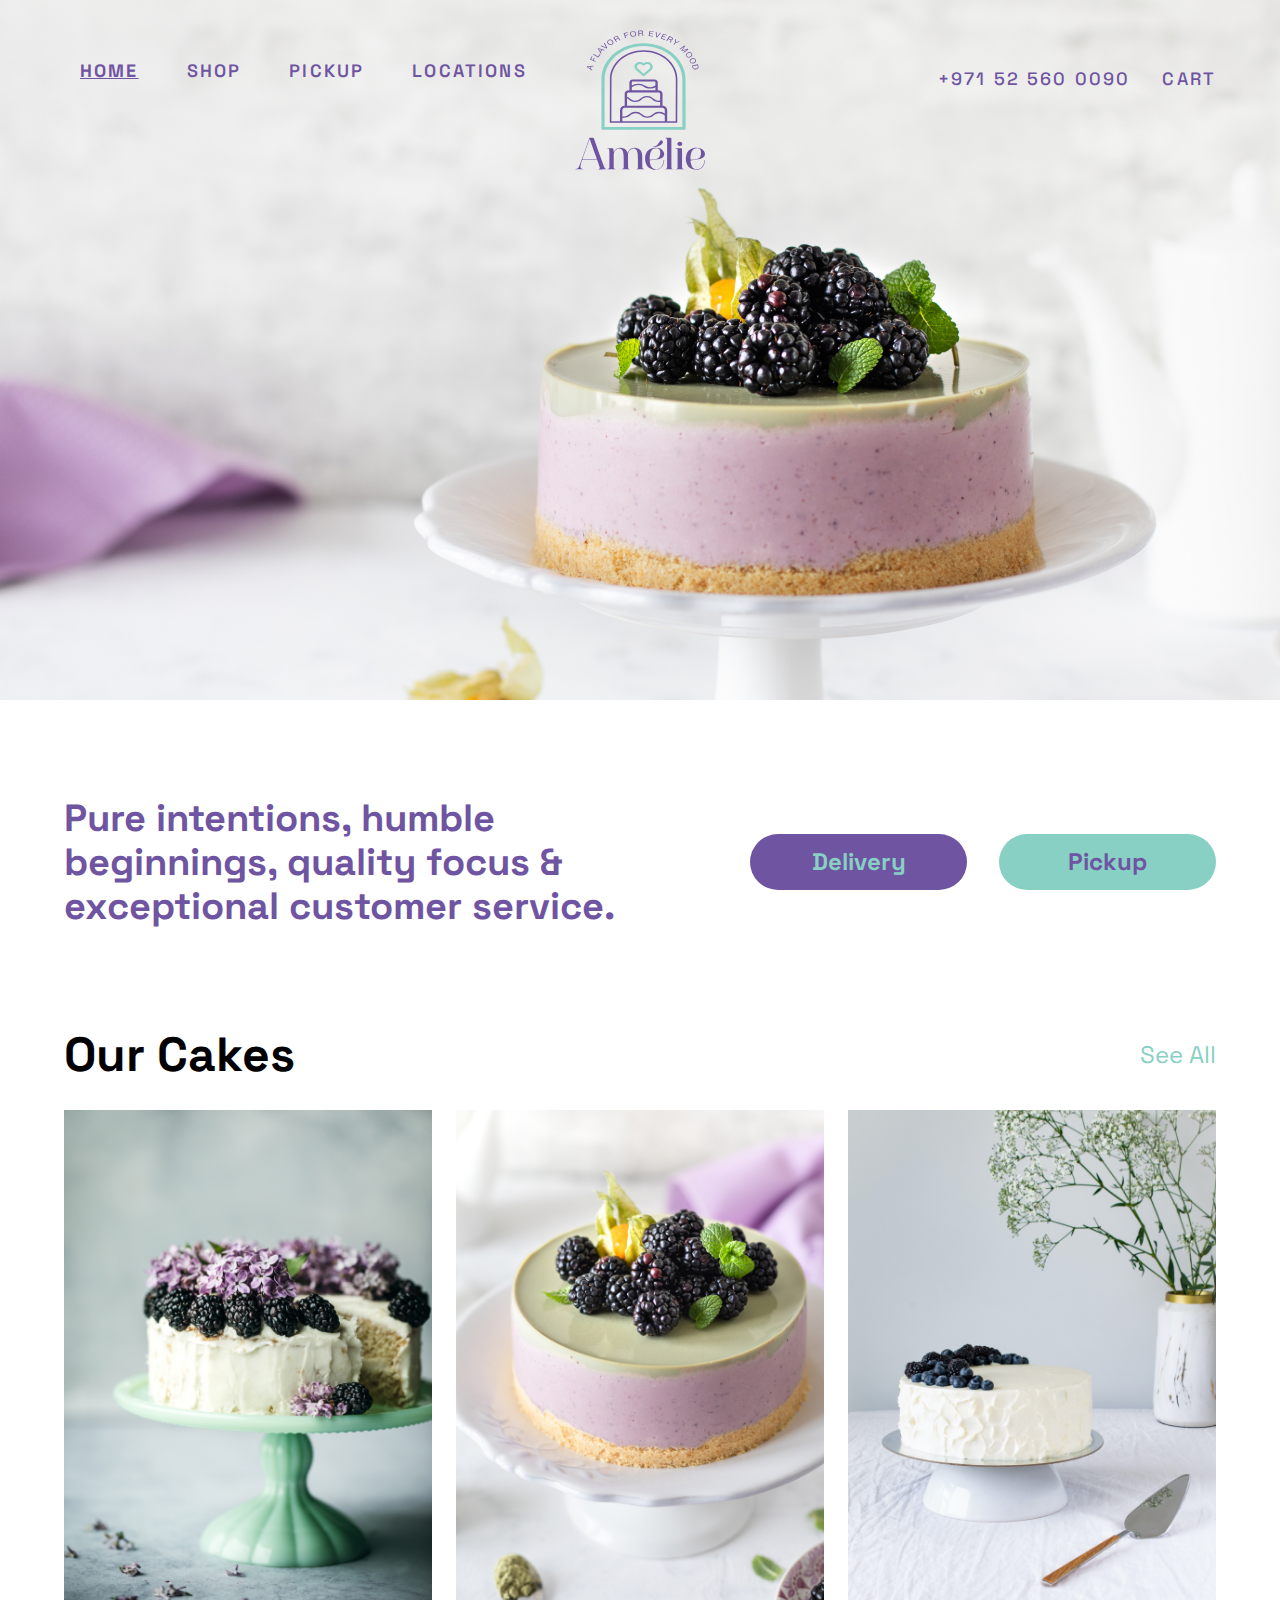
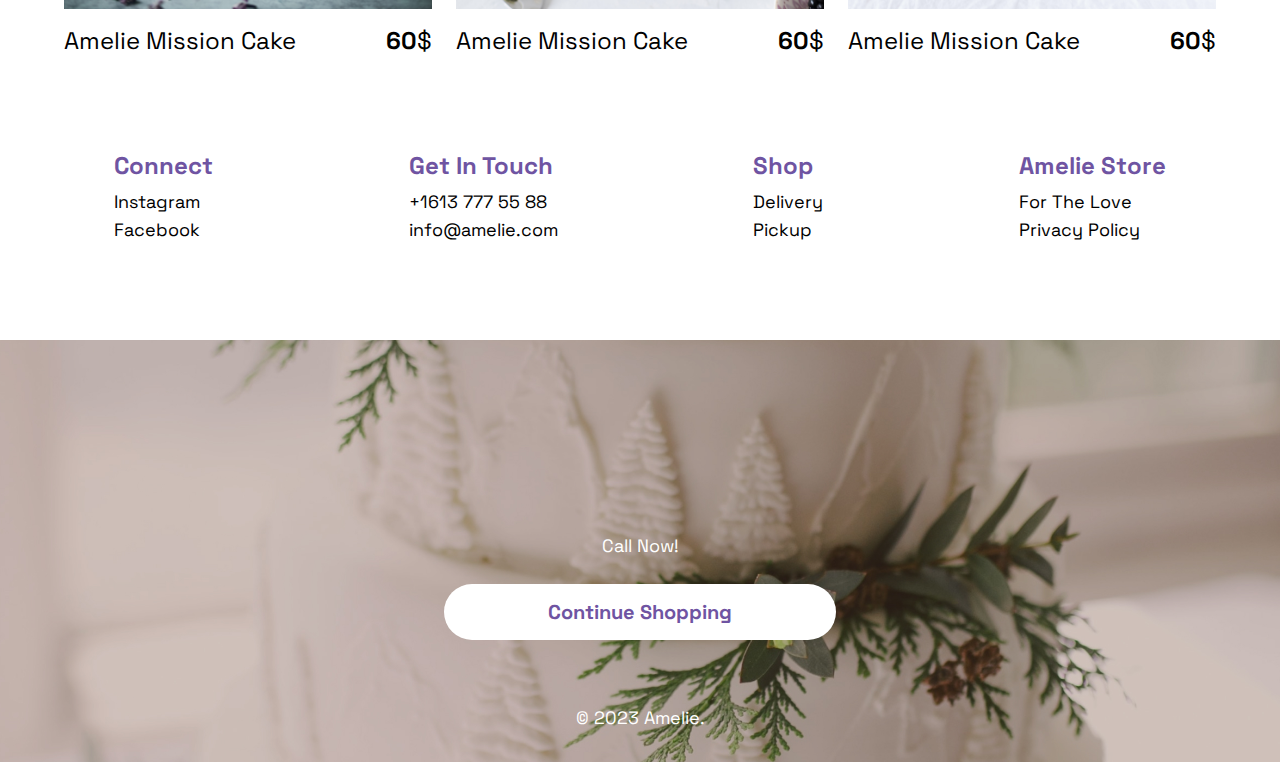
<file: index.html>
<!DOCTYPE html>
<html lang="en">
<head>
  <!-- Basic page requirements and meta tags -->
  <meta charset="UTF-8">
  <meta name="viewport" content="width=device-width, initial-scale=1.0">
  <title>Amelie Cakes</title>

  <!-- External CSS and Fonts -->
  <link href="https://fonts.googleapis.com/css2?family=Space+Grotesk:wght@300;400;500;600;700&display=swap" rel="stylesheet">
  <link rel="stylesheet" href="https://yarnpkg.com/en/package/normalize.css">
  <link rel="stylesheet" href="css/style.css">
</head>
<body>

  <!-- Accessibility Skip Links -->
  <a href="#maincontent" class="skip-link">Skip to main content</a>
  <a href="#navigation" class="skip-link">Skip to navigation</a>

  <!-- Main Wrapper for the entire page content -->
  <div id="wrapper">
    <!-- Page Header -->
    <header class="header absolute">
      <!-- Header Navigation -->
      <div class="header-navigation">
        <!-- Hamburger Menu for Mobile Navigation -->
        <button aria-label="Main menu" aria-controls="navigation" aria-expanded="false" id="menu-button">
          <span class="hamburger-icon"></span>
        </button>
        <!-- Main Navigation Menu -->
        <nav id="navigation" class="hidden">
          <ul>
            <li><a class="active" href="index.html">Home</a></li>
            <li><a href="shop.html">Shop</a></li>
            <li><a href="pickup.html">Pickup</a></li>
            <li><a href="locations.html">Locations</a></li>
          </ul>
        </nav>
      </div>
      <!-- Logo -->
      <strong class="logo">
        <a href="/" title="Home">
          <img src="images/logo.svg" alt="Amelie Cakes" width="99" height="108">
        </a>
      </strong>
      <!-- Header Contact Links -->
      <div class="header-contact">
        <a href="tel:+971525600090" class="phone-link" aria-label="Call us at +971 52 560 0090">+971 52 560 0090</a>
        <a href="/cart" class="cart-link" aria-label="View your shopping cart">Cart</a>
      </div>
    </header>

    <!-- Main content area -->
    <main id="maincontent">
      <!-- Hero Section with banner image -->
      <section class="hero" aria-labelledby="hero-heading">
        <h2 id="hero-heading" class="visually-hidden">Featured Cakes</h2>
        <picture class="full-width">
          <source srcset="images/amelie-cake-banner-1366x700.jpg" media="(min-width: 768px)">
          <source srcset="images/amelie-cake-banner-390x526.jpg">
          <img src="images/amelie-cake-banner-1366x700.jpg" alt="Feature cake image" aria-label="Featured cake">
        </picture>
      </section>

      <!-- Content Section -->
      <section class="content" aria-labelledby="main-heading">
        <h1 id="main-heading">Pure intentions, humble beginnings, quality focus & exceptional customer service.</h1>
        <div class="buttons">
          <a href="delivery.html" class="button" role="button" aria-pressed="false">Delivery</a>
          <a href="pickup.html" class="button reverse-color" role="button" aria-pressed="false">Pickup</a>
        </div>
      </section>

      <!-- Our Cakes Section -->
      <section class="our-cakes" aria-labelledby="cakes-heading">
        <div class="cakes-header">
          <h2 id="cakes-heading">Our Cakes</h2>
          <a href="catalog.html" class="see-all-link" aria-label="View Full Catalog">See All</a>
        </div>
        <!-- List of Cakes -->
        <div class="cake-list scroll" role="list">
          <!-- Individual Cake Item -->
          <article class="cake-item" itemscope itemtype="http://schema.org/Product" aria-labelledby="cake1-heading">
            <a href="catalog/cake1.html" itemprop="url">
              <!-- Cake Image -->
              <picture>
                <source srcset="images/amelie-cake-product1-396x537@2x.jpg, images/amelie-cake-product1-396x537@4x.jpg 2x" media="(min-width: 768px)">
                <source srcset="images/amelie-cake-product1-163x210@2x.jpg, images/amelie-cake-product1-163x210@4x.jpg 2x">
                <img src="images/amelie-cake-product1-396x537@2x.jpg" alt="Amelie Mission Cake" itemprop="image">
              </picture>
              <!-- Cake Info -->
              <div class="cake-info">
                <h3 id="cake1-heading" class="cake-title" itemprop="name">Amelie Mission Cake</h3>
                <p class="cake-price" itemprop="offers" itemscope itemtype="http://schema.org/Offer"><b itemprop="price">60</b>$</p>
              </div>
            </a>
          </article>
          <!-- Individual Cake Item -->
          <article class="cake-item" itemscope itemtype="http://schema.org/Product" aria-labelledby="cake2-heading">
            <a href="catalog/cake2.html" itemprop="url">
              <!-- Cake Image -->
              <picture>
                <source srcset="images/amelie-cake-product2-396x537@2x.jpg, images/amelie-cake-product2-396x537@4x.jpg 2x" media="(min-width: 768px)">
                <source srcset="images/amelie-cake-product2-163x210@2x.jpg, images/amelie-cake-product2-163x210@4x.jpg 2x">
                <img src="images/amelie-cake-product2-396x537@2x.jpg" alt="Amelie Mission Cake" itemprop="image">
              </picture>
              <!-- Cake Info -->
              <div class="cake-info">
                <h3 id="cake2-heading" class="cake-title" itemprop="name">Amelie Mission Cake</h3>
                <p class="cake-price" itemprop="offers" itemscope itemtype="http://schema.org/Offer"><b itemprop="price">60</b>$</p>
              </div>
            </a>
          </article>
          <!-- Individual Cake Item -->
          <article class="cake-item" itemscope itemtype="http://schema.org/Product" aria-labelledby="cake3-heading">
            <a href="catalog/cake3.html" itemprop="url">
              <!-- Cake Image -->
              <picture>
                <source srcset="images/amelie-cake-product3-396x537@2x.jpg, images/amelie-cake-product3-396x537@4x.jpg 2x" media="(min-width: 768px)">
                <source srcset="images/amelie-cake-product3-163x210@2x.jpg, images/amelie-cake-product3-163x210@4x.jpg 2x">
                <img src="images/amelie-cake-product3-396x537@2x.jpg" alt="Amelie Mission Cake" itemprop="image">
              </picture>
              <!-- Cake Info -->
              <div class="cake-info">
                <h3 id="cake3-heading" class="cake-title" itemprop="name">Amelie Mission Cake</h3>
                <p class="cake-price" itemprop="offers" itemscope itemtype="http://schema.org/Offer"><b itemprop="price">60</b>$</p>
              </div>
            </a>
          </article>
        </div>
      </section>
    </main>

    <!-- Footer with additional links and information -->
    <footer class="footer" aria-label="Footer">
      <!-- Footer Columns for different sections -->
      <div class="footer-column">
        <h2 class="footer-heading">Connect</h2>
        <ul>
          <li><a href="https://www.instagram.com" target="_blank" rel="noopener">Instagram</a></li>
          <li><a href="https://www.facebook.com" target="_blank" rel="noopener">Facebook</a></li>
        </ul>
      </div>
      <div class="footer-column">
        <h2 class="footer-heading">Get In Touch</h2>
        <ul>
          <li><a href="tel:+16137775588">+1613 777 55 88</a></li>
          <li><a href="mailto:info@amelie.com">info@amelie.com</a></li>
        </ul>
      </div>
      <div class="footer-column">
        <h2 class="footer-heading">Shop</h2>
        <ul>
          <li><a href="/delivery">Delivery</a></li>
          <li><a href="/pickup">Pickup</a></li>
        </ul>
      </div>
      <div class="footer-column">
        <h2 class="footer-heading">Amelie Store</h2>
        <ul>
          <li><a href="/love">For The Love</a></li>
          <li><a href="/privacy">Privacy Policy</a></li>
        </ul>
      </div>
      <div class="footer-credits">
        <!-- Footer Credits and Call to Action -->
        <picture class="full-width">
          <source srcset="images/amelie-cake-footer-1366x422.jpg" media="(min-width: 768px)">
          <source srcset="images/amelie-cake-footer-390x433.jpg">
          <img src="images/amelie-cake-footer-1366x422.jpg" alt="Feature cake image" aria-label="Featured cake">
        </picture>
        <p>Call Now!</p>
        <a href="#" class="button white-color">Continue Shopping</a>
        <p class="copyright">&copy; 2023 Amelie.</p>
      </div>
    </footer>  
  </div>

</body>
</html>
</file>
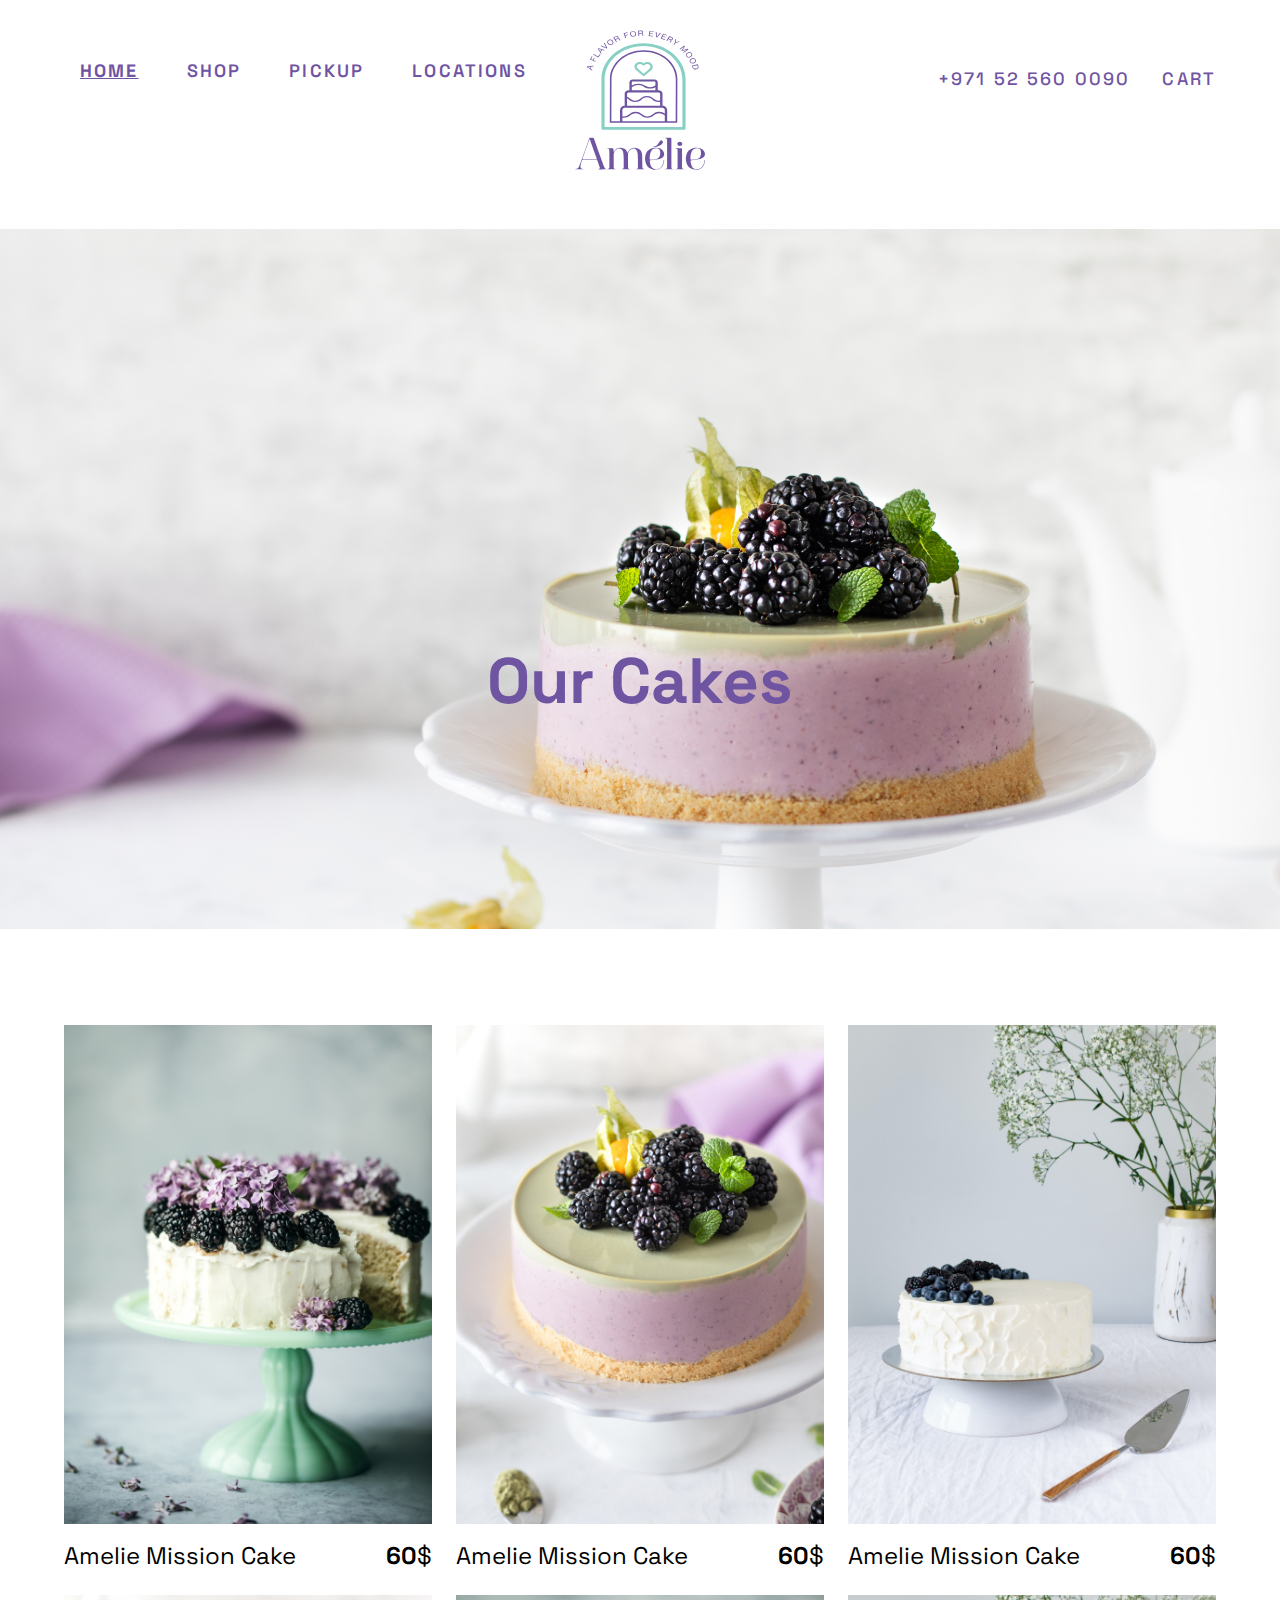
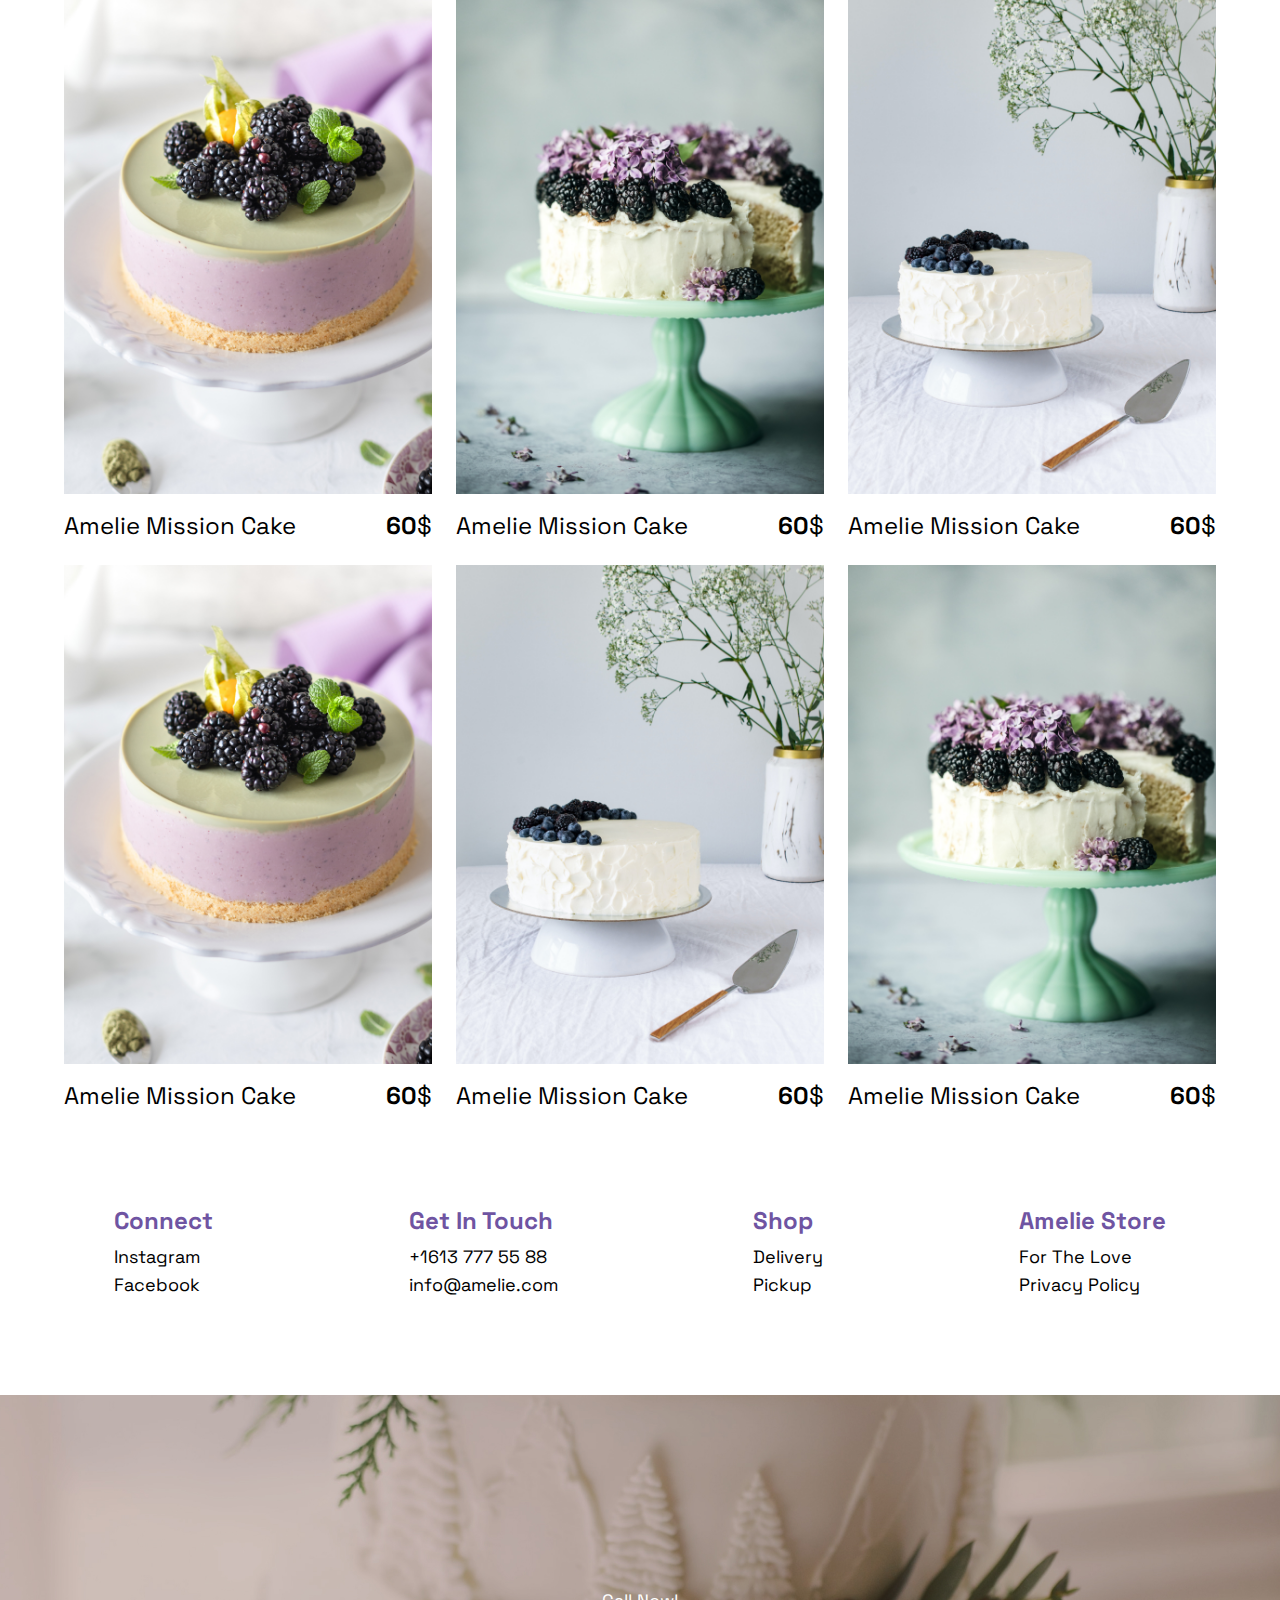
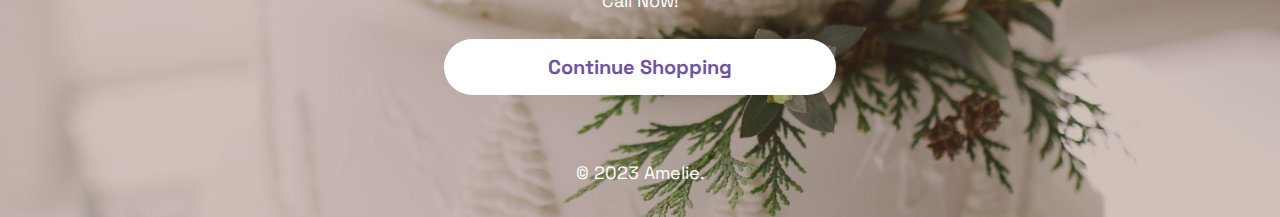
<file: catalog.html>
<!DOCTYPE html>
<html lang="en">
<head>
  <!-- Basic Meta Tags -->
  <meta charset="UTF-8">
  <meta name="viewport" content="width=device-width, initial-scale=1.0">
  <title>Midterm</title>

  <!-- External CSS and Font Links -->
  <link href="https://fonts.googleapis.com/css2?family=Space+Grotesk:wght@300;400;500;600;700&display=swap" rel="stylesheet">
  <link rel="stylesheet" href="https://yarnpkg.com/en/package/normalize.css">
  <link rel="stylesheet" href="css/style.css">
</head>
<body>

  <!-- Accessibility Skip Links -->
  <a href="#maincontent" class="skip-link">Skip to main content</a>
  <a href="#navigation" class="skip-link">Skip to navigation</a>

  <!-- Main Wrapper -->
  <div id="wrapper">
    <!-- Header Section -->
    <header class="header">
      <!-- Navigation Bar -->
      <div class="header-navigation">
        <!-- Menu Button for Mobile -->
        <button aria-label="Main menu" aria-controls="navigation" aria-expanded="false" id="menu-button">
          <span class="hamburger-icon"></span>
        </button>
        <!-- Main Navigation Menu -->
        <nav id="navigation" class="hidden">
          <ul>
            <li><a class="active" href="index.html">Home</a></li>
            <li><a href="shop.html">Shop</a></li>
            <li><a href="pickup.html">Pickup</a></li>
            <li><a href="locations.html">Locations</a></li>
          </ul>
        </nav>
      </div>
      <!-- Logo -->
      <strong class="logo">
        <a href="/" title="Home">
          <img src="images/logo.svg" alt="Amelie Cakes" width="99" height="108">
        </a>
      </strong>
      <!-- Contact Links -->
      <div class="header-contact">
        <a href="tel:+971525600090" class="phone-link" aria-label="Call us at +971 52 560 0090">+971 52 560 0090</a>
        <a href="/cart" class="cart-link" aria-label="View your shopping cart">Cart</a>
      </div>
    </header>

    <main id="maincontent">
      <!-- Hero Section -->
      <section class="hero" aria-labelledby="hero-heading">
        <h2 id="hero-heading">Our Cakes</h2>
        <!-- Hero Image with Responsive Sources -->
        <picture class="full-width">
          <source srcset="images/amelie-cake-banner-1366x700.jpg" media="(min-width: 768px)">
          <source srcset="images/amelie-cake-banner-390x526.jpg">
          <img src="images/amelie-cake-banner-1366x700.jpg" alt="Feature cake image" aria-label="Featured cake">
        </picture>
      </section>  
    
      <!-- Our Cakes Section -->
      <section class="our-cakes">
        <!-- List of Cakes -->
        <div class="cake-list" role="list">
          <!-- Individual Cake Item -->
          <article class="cake-item" itemscope itemtype="http://schema.org/Product" aria-labelledby="cake1-heading">
            <!-- Link to Cake Detail Page -->
            <a href="catalog/cake1.html" itemprop="url">
              <!-- Cake Image with Responsive Sources -->
              <picture>
                <source srcset="images/amelie-cake-product1-396x537@2x.jpg, images/amelie-cake-product1-396x537@4x.jpg 2x" media="(min-width: 768px)">
                <source srcset="images/amelie-cake-product1-163x210@2x.jpg, images/amelie-cake-product1-163x210@4x.jpg 2x">
                <img src="images/amelie-cake-product1-396x537@2x.jpg" alt="Amelie Mission Cake" itemprop="image">
              </picture>
              <!-- Cake Information -->
              <div class="cake-info">
                <h3 id="cake1-heading" class="cake-title" itemprop="name">Amelie Mission Cake</h3>
                <p class="cake-price" itemprop="offers" itemscope itemtype="http://schema.org/Offer"><b itemprop="price">60</b>$</p>
              </div>
            </a>
          </article>
          <!-- Individual Cake Item -->
          <article class="cake-item" itemscope itemtype="http://schema.org/Product" aria-labelledby="cake2-heading">
            <!-- Link to Cake Detail Page -->
            <a href="catalog/cake2.html" itemprop="url">
              <!-- Cake Image with Responsive Sources -->
              <picture>
                <source srcset="images/amelie-cake-product2-396x537@2x.jpg, images/amelie-cake-product2-396x537@4x.jpg 2x" media="(min-width: 768px)">
                <source srcset="images/amelie-cake-product2-163x210@2x.jpg, images/amelie-cake-product2-163x210@4x.jpg 2x">
                <img src="images/amelie-cake-product2-396x537@2x.jpg" alt="Amelie Mission Cake" itemprop="image">
              </picture>
              <!-- Cake Information -->
              <div class="cake-info">
                <h3 id="cake2-heading" class="cake-title" itemprop="name">Amelie Mission Cake</h3>
                <p class="cake-price" itemprop="offers" itemscope itemtype="http://schema.org/Offer"><b itemprop="price">60</b>$</p>
              </div>
            </a>
          </article>
          <!-- Individual Cake Item -->
          <article class="cake-item" itemscope itemtype="http://schema.org/Product" aria-labelledby="cake3-heading">
            <!-- Link to Cake Detail Page -->
            <a href="catalog/cake3.html" itemprop="url">
              <!-- Cake Image with Responsive Sources -->
              <picture>
                <source srcset="images/amelie-cake-product3-396x537@2x.jpg, images/amelie-cake-product3-396x537@4x.jpg 2x" media="(min-width: 768px)">
                <source srcset="images/amelie-cake-product3-163x210@2x.jpg, images/amelie-cake-product3-163x210@4x.jpg 2x">
                <img src="images/amelie-cake-product3-396x537@2x.jpg" alt="Amelie Mission Cake" itemprop="image">
              </picture>
              <!-- Cake Information -->
              <div class="cake-info">
                <h3 id="cake3-heading" class="cake-title" itemprop="name">Amelie Mission Cake</h3>
                <p class="cake-price" itemprop="offers" itemscope itemtype="http://schema.org/Offer"><b itemprop="price">60</b>$</p>
              </div>
            </a>
          </article>
          <!-- Individual Cake Item -->
          <article class="cake-item" itemscope itemtype="http://schema.org/Product" aria-labelledby="cake4-heading">
            <!-- Link to Cake Detail Page -->
            <a href="catalog/cake2.html" itemprop="url">
              <!-- Cake Image with Responsive Sources -->
              <picture>
                <source srcset="images/amelie-cake-product2-396x537@2x.jpg, images/amelie-cake-product2-396x537@4x.jpg 2x" media="(min-width: 768px)">
                <source srcset="images/amelie-cake-product2-163x210@2x.jpg, images/amelie-cake-product2-163x210@4x.jpg 2x">
                <img src="images/amelie-cake-product2-396x537@2x.jpg" alt="Amelie Mission Cake" itemprop="image">
              </picture>
              <!-- Cake Information -->
              <div class="cake-info">
                <h3 id="cake4-heading" class="cake-title" itemprop="name">Amelie Mission Cake</h3>
                <p class="cake-price" itemprop="offers" itemscope itemtype="http://schema.org/Offer"><b itemprop="price">60</b>$</p>
              </div>
            </a>
          </article>
          <!-- Individual Cake Item -->
          <article class="cake-item" itemscope itemtype="http://schema.org/Product" aria-labelledby="cake5-heading">
            <!-- Link to Cake Detail Page -->
            <a href="catalog/cake1.html" itemprop="url">
              <!-- Cake Image with Responsive Sources -->
              <picture>
                <source srcset="images/amelie-cake-product1-396x537@2x.jpg, images/amelie-cake-product1-396x537@4x.jpg 2x" media="(min-width: 768px)">
                <source srcset="images/amelie-cake-product1-163x210@2x.jpg, images/amelie-cake-product1-163x210@4x.jpg 2x">
                <img src="images/amelie-cake-product1-396x537@2x.jpg" alt="Amelie Mission Cake" itemprop="image">
              </picture>
              <!-- Cake Information -->
              <div class="cake-info">
                <h3 id="cake5-heading" class="cake-title" itemprop="name">Amelie Mission Cake</h3>
                <p class="cake-price" itemprop="offers" itemscope itemtype="http://schema.org/Offer"><b itemprop="price">60</b>$</p>
              </div>
            </a>
          </article>
          <!-- Individual Cake Item -->
          <article class="cake-item" itemscope itemtype="http://schema.org/Product" aria-labelledby="cake6-heading">
            <!-- Link to Cake Detail Page -->
            <a href="catalog/cake3.html" itemprop="url">
              <!-- Cake Image with Responsive Sources -->
              <picture>
                <source srcset="images/amelie-cake-product3-396x537@2x.jpg, images/amelie-cake-product3-396x537@4x.jpg 2x" media="(min-width: 768px)">
                <source srcset="images/amelie-cake-product3-163x210@2x.jpg, images/amelie-cake-product3-163x210@4x.jpg 2x">
                <img src="images/amelie-cake-product3-396x537@2x.jpg" alt="Amelie Mission Cake" itemprop="image">
              </picture>
              <!-- Cake Information -->
              <div class="cake-info">
                <h3 id="cake6-heading" class="cake-title" itemprop="name">Amelie Mission Cake</h3>
                <p class="cake-price" itemprop="offers" itemscope itemtype="http://schema.org/Offer"><b itemprop="price">60</b>$</p>
              </div>
            </a>
          </article>
          <!-- Individual Cake Item -->
          <article class="cake-item" itemscope itemtype="http://schema.org/Product" aria-labelledby="cake7-heading">
            <!-- Link to Cake Detail Page -->
            <a href="catalog/cake2.html" itemprop="url">
              <!-- Cake Image with Responsive Sources -->
              <picture>
                <source srcset="images/amelie-cake-product2-396x537@2x.jpg, images/amelie-cake-product2-396x537@4x.jpg 2x" media="(min-width: 768px)">
                <source srcset="images/amelie-cake-product2-163x210@2x.jpg, images/amelie-cake-product2-163x210@4x.jpg 2x">
                <img src="images/amelie-cake-product2-396x537@2x.jpg" alt="Amelie Mission Cake" itemprop="image">
              </picture>
              <!-- Cake Information -->
              <div class="cake-info">
                <h3 id="cake7-heading" class="cake-title" itemprop="name">Amelie Mission Cake</h3>
                <p class="cake-price" itemprop="offers" itemscope itemtype="http://schema.org/Offer"><b itemprop="price">60</b>$</p>
              </div>
            </a>
          </article>
          <!-- Individual Cake Item -->
          <article class="cake-item" itemscope itemtype="http://schema.org/Product" aria-labelledby="cake8-heading">
            <!-- Link to Cake Detail Page -->
            <a href="catalog/cake3.html" itemprop="url">
              <!-- Cake Image with Responsive Sources -->
              <picture>
                <source srcset="images/amelie-cake-product3-396x537@2x.jpg, images/amelie-cake-product3-396x537@4x.jpg 2x" media="(min-width: 768px)">
                <source srcset="images/amelie-cake-product3-163x210@2x.jpg, images/amelie-cake-product3-163x210@4x.jpg 2x">
                <img src="images/amelie-cake-product3-396x537@2x.jpg" alt="Amelie Mission Cake" itemprop="image">
              </picture>
              <!-- Cake Information -->
              <div class="cake-info">
                <h3 id="cake8-heading" class="cake-title" itemprop="name">Amelie Mission Cake</h3>
                <p class="cake-price" itemprop="offers" itemscope itemtype="http://schema.org/Offer"><b itemprop="price">60</b>$</p>
              </div>
            </a>
          </article>
          <!-- Individual Cake Item -->
          <article class="cake-item" itemscope itemtype="http://schema.org/Product" aria-labelledby="cake9-heading">
            <!-- Link to Cake Detail Page -->
            <a href="catalog/cake1.html" itemprop="url">
              <!-- Cake Image with Responsive Sources -->
              <picture>
                <source srcset="images/amelie-cake-product1-396x537@2x.jpg, images/amelie-cake-product1-396x537@4x.jpg 2x" media="(min-width: 768px)">
                <source srcset="images/amelie-cake-product1-163x210@2x.jpg, images/amelie-cake-product1-163x210@4x.jpg 2x">
                <img src="images/amelie-cake-product1-396x537@2x.jpg" alt="Amelie Mission Cake" itemprop="image">
              </picture>
              <!-- Cake Information -->
              <div class="cake-info">
                <h3 id="cake9-heading" class="cake-title" itemprop="name">Amelie Mission Cake</h3>
                <p class="cake-price" itemprop="offers" itemscope itemtype="http://schema.org/Offer"><b itemprop="price">60</b>$</p>
              </div>
            </a>
          </article>
        </div>
      </section>
    </main>

    <!-- Footer with additional links and information -->
    <footer class="footer" aria-label="Footer">
      <!-- Footer Columns for different sections -->
      <div class="footer-column">
        <h2 class="footer-heading">Connect</h2>
        <ul>
          <li><a href="https://www.instagram.com" target="_blank" rel="noopener">Instagram</a></li>
          <li><a href="https://www.facebook.com" target="_blank" rel="noopener">Facebook</a></li>
        </ul>
      </div>
      <div class="footer-column">
        <h2 class="footer-heading">Get In Touch</h2>
        <ul>
          <li><a href="tel:+16137775588">+1613 777 55 88</a></li>
          <li><a href="mailto:info@amelie.com">info@amelie.com</a></li>
        </ul>
      </div>
      <div class="footer-column">
        <h2 class="footer-heading">Shop</h2>
        <ul>
          <li><a href="/delivery">Delivery</a></li>
          <li><a href="/pickup">Pickup</a></li>
        </ul>
      </div>
      <div class="footer-column">
        <h2 class="footer-heading">Amelie Store</h2>
        <ul>
          <li><a href="/love">For The Love</a></li>
          <li><a href="/privacy">Privacy Policy</a></li>
        </ul>
      </div>
      <div class="footer-credits">
        <!-- Footer Credits and Call to Action -->
        <picture class="full-width">
          <source srcset="images/amelie-cake-footer-1366x422.jpg" media="(min-width: 768px)">
          <source srcset="images/amelie-cake-footer-390x433.jpg">
          <img src="images/amelie-cake-footer-1366x422.jpg" alt="Feature cake image" aria-label="Featured cake">
        </picture>
        <p>Call Now!</p>
        <a href="#" class="button white-color">Continue Shopping</a>
        <p class="copyright">&copy; 2023 Amelie.</p>
      </div>
    </footer>  
  </div>

</body>
</html>
</file>
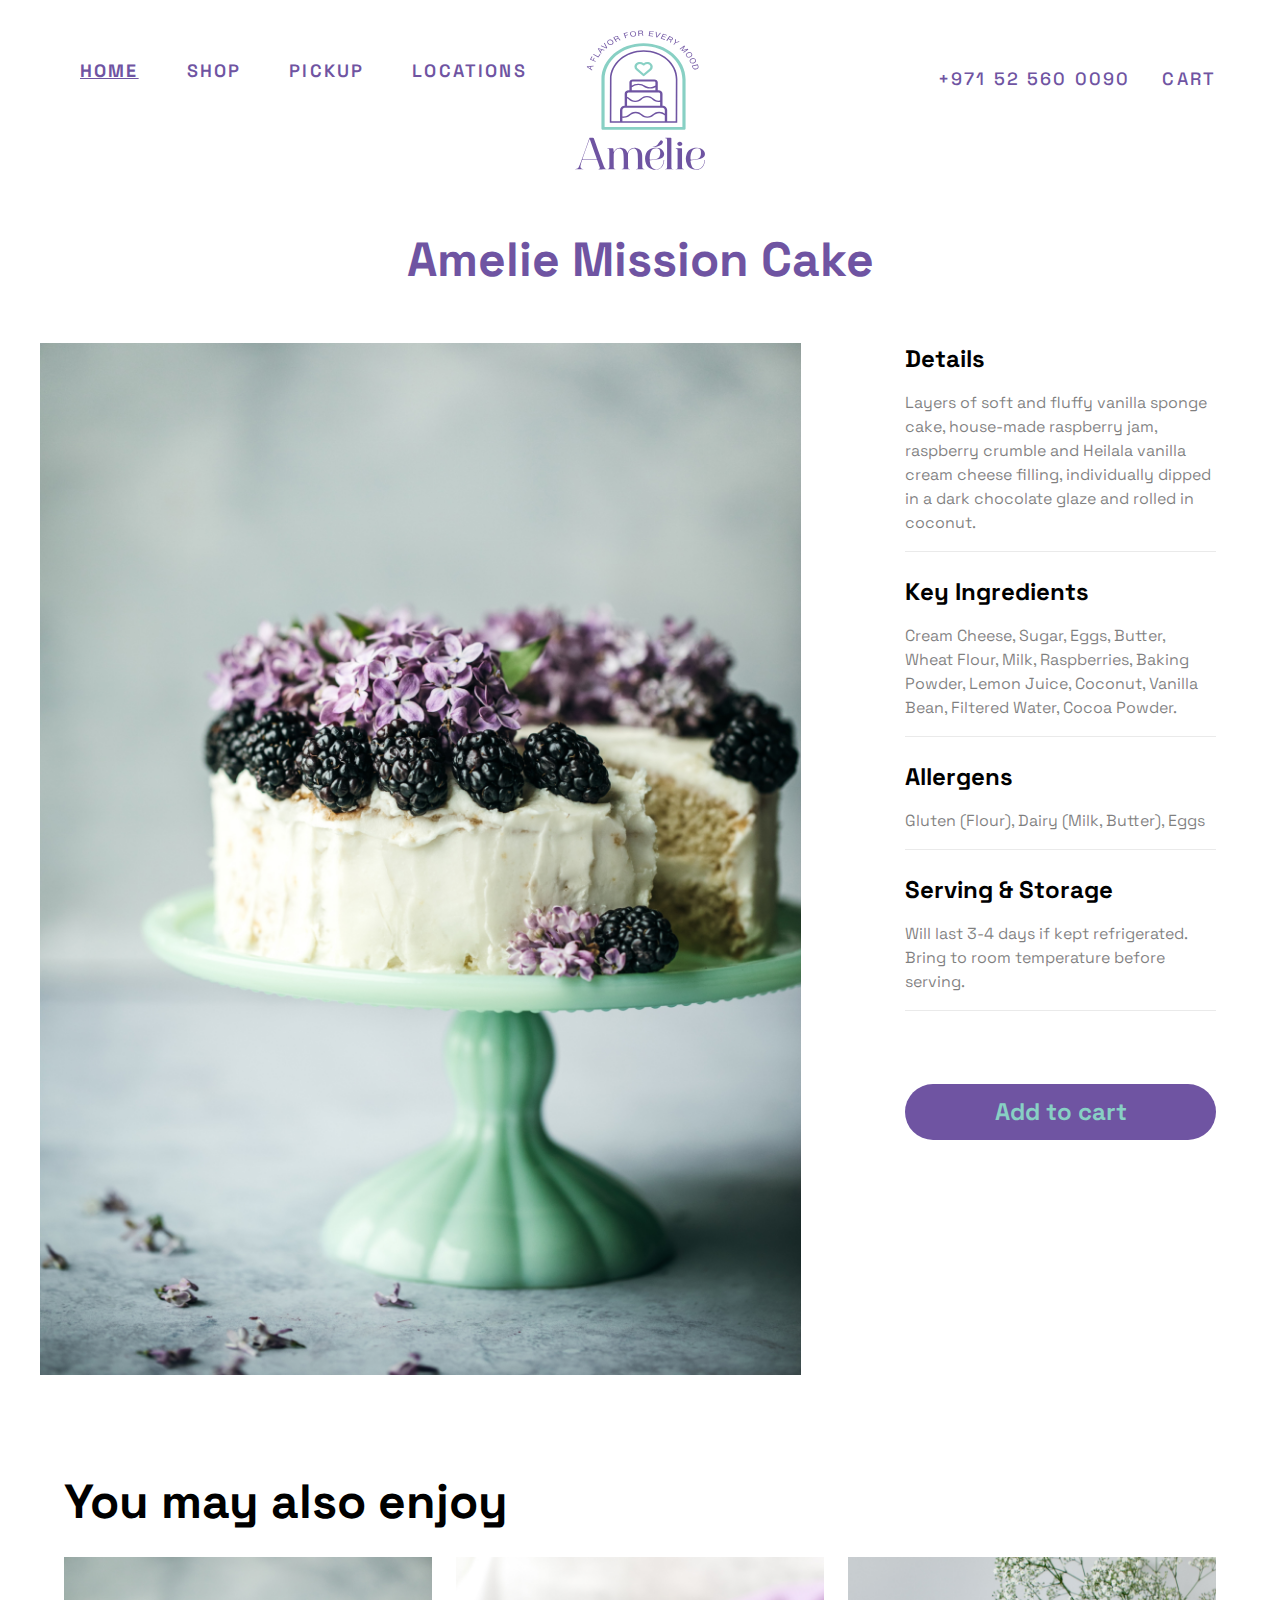
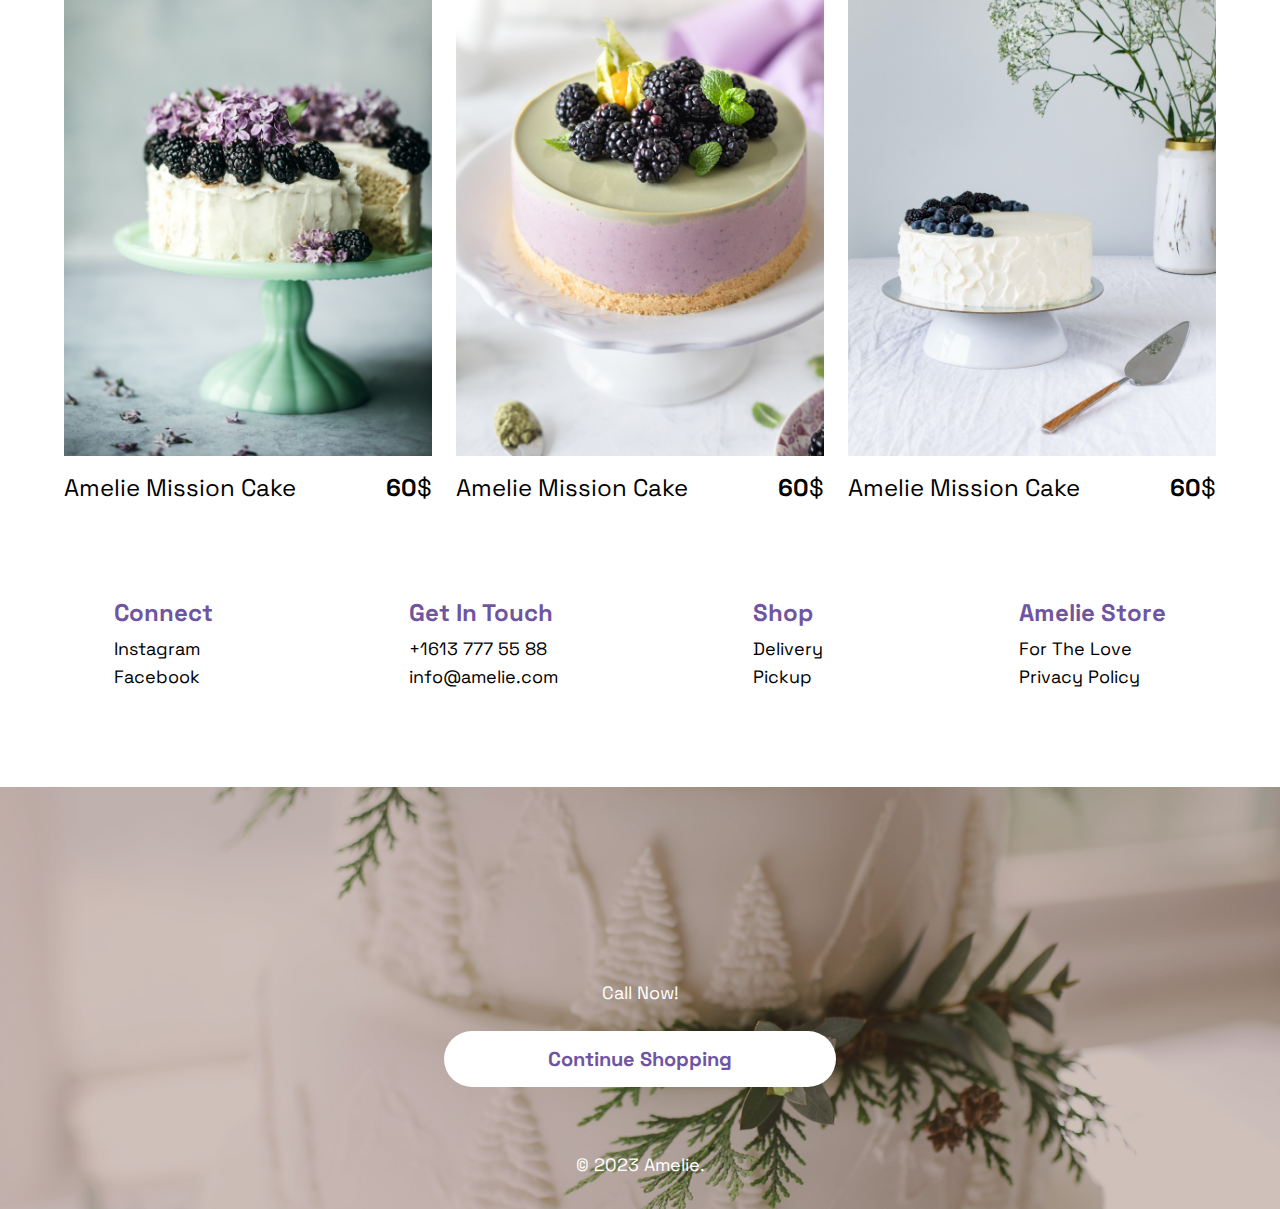
<file: detail-page.html>
<!DOCTYPE html>
<html lang="en">
<head>
  <!-- Basic Meta Tags -->
  <meta charset="UTF-8">
  <meta name="viewport" content="width=device-width, initial-scale=1.0">
  <title>Midterm</title>

  <!-- External CSS and Font Links -->
  <link href="https://fonts.googleapis.com/css2?family=Space+Grotesk:wght@300;400;500;600;700&display=swap" rel="stylesheet">
  <link rel="stylesheet" href="https://yarnpkg.com/en/package/normalize.css">
  <link rel="stylesheet" href="css/style.css">
</head>
<body>

  <!-- Accessibility Skip Links -->
  <a href="#maincontent" class="skip-link">Skip to main content</a>
  <a href="#navigation" class="skip-link">Skip to navigation</a>

  <!-- Main Wrapper -->
  <div id="wrapper">
    <!-- Header Section -->
    <header class="header">
      <!-- Navigation Bar -->
      <div class="header-navigation">
        <!-- Menu Button for Mobile -->
        <button aria-label="Main menu" aria-controls="navigation" aria-expanded="false" id="menu-button">
          <span class="hamburger-icon"></span>
        </button>
        <!-- Main Navigation Menu -->
        <nav id="navigation" class="hidden">
          <ul>
            <li><a class="active" href="index.html">Home</a></li>
            <li><a href="shop.html">Shop</a></li>
            <li><a href="pickup.html">Pickup</a></li>
            <li><a href="locations.html">Locations</a></li>
          </ul>
        </nav>
      </div>
      <!-- Logo -->
      <strong class="logo">
        <a href="/" title="Home">
          <img src="images/logo.svg" alt="Amelie Cakes" width="99" height="108">
        </a>
      </strong>
      <!-- Contact Links -->
      <div class="header-contact">
        <a href="tel:+971525600090" class="phone-link" aria-label="Call us at +971 52 560 0090">+971 52 560 0090</a>
        <a href="/cart" class="cart-link" aria-label="View your shopping cart">Cart</a>
      </div>
    </header>

    <!-- Main Content Area -->
    <main id="maincontent">
      <!-- Single Product Card -->
      <article class="card" itemscope itemtype="http://schema.org/Product">
        <!-- Hidden Title for SEO -->
        <h1 class="card-title hidden" itemprop="name">Amelie Mission Cake</h1>
        <!-- Product Image -->
        <picture>
          <source srcset="images/amelie-cake-product1-396x537@4x.jpg" media="(min-width: 768px)">
          <source srcset="images/amelie-cake-product1-396x537@2x.jpg">
          <img src="images/amelie-cake-product1-396x537@4x.jpg" alt="Amelie Mission Cake" itemprop="image" aria-label="Amelie Mission Cake">
        </picture>
        <!-- Product Content -->
        <div class="card-content">
          <!-- Product Title -->
          <h2 class="card-title" itemprop="name">Amelie Mission Cake</h2>
          <!-- Product Description -->
          <div itemprop="description" class="card-text">
            <!-- Details Section -->
            <h2>Details</h2>
            <p>Layers of soft and fluffy vanilla sponge cake, house-made raspberry jam, raspberry crumble and Heilala vanilla cream cheese filling, individually dipped in a dark chocolate glaze and rolled in coconut.</p>
            <hr>
            <!-- Key Ingredients Section -->
            <h2>Key Ingredients</h2>
            <p>Cream Cheese, Sugar, Eggs, Butter, Wheat Flour, Milk, Raspberries, Baking Powder, Lemon Juice, Coconut, Vanilla Bean, Filtered Water, Cocoa Powder.</p>
            <hr>
            <!-- Allergens Section -->
            <h2>Allergens</h2>
            <p>Gluten (Flour), Dairy (Milk, Butter), Eggs</p>
            <hr>
            <!-- Serving & Storage Section -->
            <h2>Serving & Storage</h2>
            <p>Will last 3-4 days if kept refrigerated. Bring to room temperature before serving.</p>
            <hr>
          </div>
          <!-- Add to Cart Button -->
          <a href="#" class="button" itemprop="offers" itemscope itemtype="http://schema.org/Offer" role="button" aria-label="Add Amelie Mission Cake to cart">Add to cart</a>
        </div>
      </article>      

      <!-- Related Products Section -->
      <section class="our-cakes" aria-labelledby="cakes-heading">
        <div class="cakes-header">
          <!-- Section Heading -->
          <h2 id="cakes-heading">You may also enjoy</h2>
        </div>
        <!-- List of Related Cakes -->
        <div class="cake-list scroll" role="list">
          <!-- Individual Cake Item -->
          <article class="cake-item" itemscope itemtype="http://schema.org/Product" aria-labelledby="cake1-heading">
            <a href="catalog/cake1.html" itemprop="url">
              <!-- Cake Image -->
              <picture>
                <source srcset="images/amelie-cake-product1-396x537@2x.jpg, images/amelie-cake-product1-396x537@4x.jpg 2x" media="(min-width: 768px)">
                <source srcset="images/amelie-cake-product1-163x210@2x.jpg, images/amelie-cake-product1-163x210@4x.jpg 2x">
                <img src="images/amelie-cake-product1-396x537@2x.jpg" alt="Amelie Mission Cake" itemprop="image">
              </picture>
              <!-- Cake Info -->
              <div class="cake-info">
                <h3 id="cake1-heading" class="cake-title" itemprop="name">Amelie Mission Cake</h3>
                <p class="cake-price" itemprop="offers" itemscope itemtype="http://schema.org/Offer"><b itemprop="price">60</b>$</p>
              </div>
            </a>
          </article>
          <!-- Individual Cake Item -->
          <article class="cake-item" itemscope itemtype="http://schema.org/Product" aria-labelledby="cake2-heading">
            <a href="catalog/cake2.html" itemprop="url">
              <!-- Cake Image -->
              <picture>
                <source srcset="images/amelie-cake-product2-396x537@2x.jpg, images/amelie-cake-product2-396x537@4x.jpg 2x" media="(min-width: 768px)">
                <source srcset="images/amelie-cake-product2-163x210@2x.jpg, images/amelie-cake-product2-163x210@4x.jpg 2x">
                <img src="images/amelie-cake-product2-396x537@2x.jpg" alt="Amelie Mission Cake" itemprop="image">
              </picture>
              <!-- Cake Info -->
              <div class="cake-info">
                <h3 id="cake2-heading" class="cake-title" itemprop="name">Amelie Mission Cake</h3>
                <p class="cake-price" itemprop="offers" itemscope itemtype="http://schema.org/Offer"><b itemprop="price">60</b>$</p>
              </div>
            </a>
          </article>
          <!-- Individual Cake Item -->
          <article class="cake-item" itemscope itemtype="http://schema.org/Product" aria-labelledby="cake3-heading">
            <a href="catalog/cake3.html" itemprop="url">
              <!-- Cake Image -->
              <picture>
                <source srcset="images/amelie-cake-product3-396x537@2x.jpg, images/amelie-cake-product3-396x537@4x.jpg 2x" media="(min-width: 768px)">
                <source srcset="images/amelie-cake-product3-163x210@2x.jpg, images/amelie-cake-product3-163x210@4x.jpg 2x">
                <img src="images/amelie-cake-product3-396x537@2x.jpg" alt="Amelie Mission Cake" itemprop="image">
              </picture>
              <!-- Cake Info -->
              <div class="cake-info">
                <h3 id="cake3-heading" class="cake-title" itemprop="name">Amelie Mission Cake</h3>
                <p class="cake-price" itemprop="offers" itemscope itemtype="http://schema.org/Offer"><b itemprop="price">60</b>$</p>
              </div>
            </a>
          </article>
        </div>
      </section>
    </main>

    <!-- Footer with additional links and information -->
    <footer class="footer" aria-label="Footer">
      <!-- Footer Columns for different sections -->
      <div class="footer-column">
        <h2 class="footer-heading">Connect</h2>
        <ul>
          <li><a href="https://www.instagram.com" target="_blank" rel="noopener">Instagram</a></li>
          <li><a href="https://www.facebook.com" target="_blank" rel="noopener">Facebook</a></li>
        </ul>
      </div>
      <div class="footer-column">
        <h2 class="footer-heading">Get In Touch</h2>
        <ul>
          <li><a href="tel:+16137775588">+1613 777 55 88</a></li>
          <li><a href="mailto:info@amelie.com">info@amelie.com</a></li>
        </ul>
      </div>
      <div class="footer-column">
        <h2 class="footer-heading">Shop</h2>
        <ul>
          <li><a href="/delivery">Delivery</a></li>
          <li><a href="/pickup">Pickup</a></li>
        </ul>
      </div>
      <div class="footer-column">
        <h2 class="footer-heading">Amelie Store</h2>
        <ul>
          <li><a href="/love">For The Love</a></li>
          <li><a href="/privacy">Privacy Policy</a></li>
        </ul>
      </div>
      <div class="footer-credits">
        <!-- Footer Credits and Call to Action -->
        <picture class="full-width">
          <source srcset="images/amelie-cake-footer-1366x422.jpg" media="(min-width: 768px)">
          <source srcset="images/amelie-cake-footer-390x433.jpg">
          <img src="images/amelie-cake-footer-1366x422.jpg" alt="Feature cake image" aria-label="Featured cake">
        </picture>
        <p>Call Now!</p>
        <a href="#" class="button white-color">Continue Shopping</a>
        <p class="copyright">&copy; 2023 Amelie.</p>
      </div>
    </footer>  
  </div>

</body>
</html>
</file>
<file: css/style.css>
:root {
  /* Primary color scheme definitions */
  --primary-color: #6F54A2;
  --secondary-color: #88D0C4;
  --text-color: #000000;
  --text-color-transparent: rgba(0, 0, 0, 0.5);
  --scrollbar-width: calc(100vw - 100%);
}

* {
  /* Universal box-sizing for consistency */
  box-sizing: border-box;
}

html {
  /* Base font size and family */
  font-size: 16px;
  font-family: 'Space Grotesk', sans-serif;
}

body {
  /* Resetting default margins and padding */
  margin: 0;
  padding: 0;
  /* Base line-height and text color */
  line-height: 24px;
  color: var(--text-color);
}

/* Skip Links for Accessibility */
.skip-link {
  /* Absolute positioning to move offscreen until focused */
  position: absolute;
  top: -40px;
  left: 0;
  background: #000;
  color: white;
  padding: 8px 16px;
  z-index: 100;
  /* Smooth transition for visibility */
  transition: top 0.3s;
}

.skip-link:focus,
.skip-link:active {
  /* Bringing the skip link into view when focused */
  top: 10px;
}

/* Utility class to visually hide elements but keep them screen reader accessible */
.visually-hidden {
  position: absolute;
  width: 1px;
  height: 1px;
  margin: -1px;
  padding: 0;
  overflow: hidden;
  border: 0;
}

/* Main Wrapper */
#wrapper {
  max-width: 1366px;
  margin: 0 auto;
  padding: 0 24px;
}

/* Header Styles */
.header {
  padding: 36px 0 0;
  display: flex;
  align-items: flex-start;
  justify-content: space-between;
  margin-bottom: 47px;
}

.header.absolute {
  /* Absolute positioning for the header */
  position: absolute;
  top: 0;
  left: 24px;
  right: 24px;
  z-index: 5;
}

/* Logo Styles */
.logo a {
  display: inline-block;
  text-decoration: none;
}

.logo img {
  display: block;
  width: auto;
  height: auto;
  max-width: 100%;
  max-height: 100%;
}

/* Hamburger Menu Button Styles */
#menu-button {
  height: 32px;
  border: 0;
  padding: 0;
  margin: 0;
  cursor: pointer;
  display: flex;
  align-items: center;
  justify-content: center;
  background: none;
}

.hamburger-icon {
  width: 39px;
  height: 11px;
  /* Using SVG for the hamburger icon */
  background: url(../images/hamburger-icon.svg) no-repeat 50% 50% / contain;
}

.hidden {
  /* Utility class for hiding elements */
  display: none;
}

[aria-expanded="true"] + #navigation {
  /* Styling for expanded navigation menu */
  display: block;
}

/* Navigation Styles */
nav ul {
  list-style: none;
  padding: 0;
  margin: 0;
  display: flex;
  flex-direction: column;
  align-items: center;
}

nav li {
  margin: 0.5em 0;
}

nav a {
  text-decoration: none;
  color: #333;
  font-weight: 600;
}

nav a.active {
  /* Styling for the active navigation link */
  text-decoration: underline;
  font-weight: bold;
}

.header-navigation {
  flex: 1;
}

.header-contact {
  display: flex;
  align-items: center;
  font-size: 18px;
  line-height: 32px;
  font-weight: 500;
  letter-spacing: 2.16px;
  text-transform: uppercase;
  justify-content: flex-end;
  flex: 1;
}

.header-contact a {
  color: var(--primary-color);
  text-decoration: none;
}

.phone-link {
  /* Hiding the phone link initially */
  display: none;
}

/* Main Content Styles */
main {
  /* Additional main content styles if needed */
}

.full-width {
  display: block;
  position: relative;
  left: 50%;
  transform: translateX(-50%);
  width: 100vw;
}

/* Hero Section Styles */
.hero {
  position: relative;
  margin-bottom: 24px;
}

.hero picture {
  height: 526px;
}

picture {
  overflow: hidden;
}

picture img {
  display: block;
  max-inline-size: 100%;
  block-size: auto;
  object-fit: cover;
}

/* Content Section Styles */
.content {
  display: grid;
  grid-template-columns: repeat(1, 1fr);
  gap: 24px;
  margin-bottom: 60px;
}

.content h1 {
  color: var(--primary-color);
  font-size: 32px;
  line-height: 32px;
  font-weight: 700;
  margin: 0;
}

.buttons {
  display: flex;
  justify-content: center;
  gap: 16px;
}

.buttons * {
  flex: 1;
}

/* Button Styles */
.button {
  display: inline-block;
  padding: 16px 24px;
  border: none;
  font-size: 20px;
  background-color: var(--primary-color);
  color: var(--secondary-color);
  text-align: center;
  text-decoration: none;
  font-weight: 700;
  border-radius: 120px;
  transition: 0.3s ease;
  transition-property:  background-color, color;
}

.button.reverse-color {
  color: var(--primary-color);
  background-color: var(--secondary-color);
}

.button.white-color {
  background-color: white;
  font-size: 20px;
  line-height: 24px;
  color: var(--primary-color);
}

.button:hover,
.button:focus {
  background-color: #6b49a8;
}

.button:active {
  background-color: #5a3780;
  transition: background-color 0.1s ease;
}

/* Our Cakes Section Styles */
.our-cakes {
  display: flex;
  flex-direction: column;
  gap: 24px;
  margin-bottom: 60px;
}

.cakes-header {
  display: flex;
  align-items: center;
  font-size: 18px;
  line-height: 28px;
  justify-content: space-between;
}

.our-cakes h2 {
  font-weight: 700;
  font-size: 24px;
  line-height: 28px;
  margin: 0;
}

.see-all-link {
  text-decoration: none;
  color: var(--secondary-color);
  transition: color 0.3s ease;
}

.see-all-link:hover,
.see-all-link:focus {
  color: var(--primary-color);
}

.see-all-link:active {
  color: var(--primary-color);
  transition: color 0.1s ease;
}

.cake-list {
  display: grid;
  grid-template-columns: repeat(2, 1fr);
  gap: 24px 16px;
}

.cake-item a {
  display: flex;
  gap: 16px;
  flex-direction: column;
  text-decoration: none;
  color: var(--text-color);
}

.cake-info {
  display: flex;
  font-size: 16px;
  line-height: 20px;
  gap: 4px;
  justify-content: space-between;
  align-items: flex-start;
}

.cake-title {
  margin: 0;
  font-size: 16px;
  font-weight: 400;
  flex-grow: 1;
  transition: color .3s ease;
}

.cake-price {
  margin: 0;
}

/* General footer styling: uses flexbox for layout, sets font size and line height, and ensures items are spaced evenly */
.footer {
  display: flex;
  flex-wrap: wrap;
  gap: 32px 0;
  font-size: 18px;
  line-height: 28px;
  justify-content: space-between;
}

/* Styling for each column in the footer: sets the basis for flex items */
.footer-column {
  flex-basis: 50%;
}

/* Styling for links in footer columns: removes text decoration, sets color, and adds a transition for color change */
.footer-column a {
  text-decoration: none;
  color: var(--text-color);
  transition: color 0.3s ease;
}

/* Adds a hover and focus effect for links in the footer columns */
.footer-column a:hover,
.footer-column a:focus {
  color: var(--primary-color);
}

/* Styling for headings in the footer: sets font weight, margin, font size, and line height */
.footer-heading {
  font-weight: 700;
  margin: 0 0 8px;
  font-size: 18px;
  line-height: 28px;
}

/* Styling for unordered lists in the footer: removes list style, padding, and margin */
.footer ul {
  list-style: none;
  padding: 0;
  margin: 0;
}

/* Styling for buttons in the footer: sets width and max-width */
.footer .button {
  width: 100%;
  max-width: 392px;
}

/* Specific styling for the footer credits section: sets height, flex basis, and other flex properties */
.footer-credits {
  height: 433px;
  flex-basis: 100%;
  margin-top: 28px;
  position: relative;
  display: flex;
  gap: 24px;
  align-items: center;
  justify-content: flex-end;
  flex-direction: column;
  color: white;
  padding-bottom: 34px;
}

/* Styling for pictures in the footer credits: sets height and position */
.footer-credits picture {
  height: 100%;
  position: absolute;
  top: 0;
  z-index: -1;
}

/* Removes margin from paragraphs in the footer credits */
.footer-credits p {
  margin: 0;
}

/* Styling for phone numbers in the footer: sets font size, text decoration, and color */
.footer-phone {
  font-size: 24px;
  text-decoration: none;
  color: white;
}

/* Adds a hover and focus effect for phone numbers in the footer */
.footer-phone:hover,
.footer-phone:focus {
  color: var(--primary-color);
}

/* Margin top styling for the copyright section in the footer */
.footer-credits .copyright {
  margin-top: 48px;
}

/* General card styling for detail page: sets display to flex and direction to column, and defines gaps */
.card {
  display: flex;
  flex-direction: column;
  gap: 24px;
}

/* Styling for pictures in cards: sets margin and width */
.card picture {
  margin: 0 -24px;
  width: calc(100% + 48px);
}

/* Styling for headers and titles in cards: sets font size, line height, weight, margin, color, and order */
.card h1,
.card .card-title {
  font-size: 24px;
  line-height: 28px;
  font-weight: bold;
  margin: 0;
  color: var(--primary-color);
  order: 1;
}

/* Styling for H2 headers in cards: sets font size, line height, weight, margin, and color */
.card h2 {
  font-size: 24px;
  line-height: 32px;
  font-weight: bold;
  margin: 0 0 16px;
  color: #000;
}

/* Styling for the main text in cards: sets margin, order, and color */
.card-text {
  margin: 48px 0 72px;
  order: 3;
  color: rgba(0, 0, 0, .5);
}

/* Styling for paragraphs in the card text: sets margin */
.card-text p {
  margin: 0 0 16px;
}

/* Styling for horizontal rules in the card text: sets margin and border color */
.card-text hr {
  margin: 0 0 24px;
  border-color: rgba(0, 0, 0, .12);
  border-width: 0 0 1px;
}

/* Styling for card content: uses flexbox for layout and sets gaps */
.card-content {
  display: flex;
  flex-direction: column;
  gap: 24px;
}

/* Styling for buttons in card content: sets width and order */
.card-content .button {
  width: 100%;
  order: 2;
}

/* Styling for the hero heading: sets position, padding, text alignment, font size, line height, color, margin, transform, and z-index */
#hero-heading {
  position: absolute;
  top: 50%;
  left: 0;
  right: 0;
  padding: 0 24px;
  text-align: center;
  font-size: 40px;
  line-height: 40px;
  color: var(--primary-color);
  margin: 0;
  transform: translateY(100%);
  z-index: 3;
}

/* Media query for screens with a max width of 767px: styles for the cake list and items */
@media screen  and (max-width: 767px) {
  .cake-list.scroll {
    overflow-x: auto;
    display: flex;
    flex-wrap: nowrap;
    margin: 0 -24px -12px;
    padding: 0 24px 12px;
    grid-template-columns: repeat(auto-fill, minmax(163px, 1fr));
  }

  .cake-list.scroll .cake-item {
    flex-shrink: 0;
    flex-basis: calc((100% - 16px) / 2);
  }
}

/* Media query for screens with a min width of 768px: styles for various elements like cakes, headers, footers, and more */
@media screen and (min-width: 768px) {
  /* Styles for 'our cakes' section */
  .our-cakes {
    margin-bottom: 96px;
  }
  .our-cakes h2 {
    font-size: 48px;
    line-height: 62px;
  }
  .cakes-header {
    font-size: 24px;
    line-height: 24px;
  }
  .cake-list {
    display: grid;
    grid-template-columns: repeat(3, 1fr);
    gap: 24px;
  }
  .cake-info,
  .cake-title {
    font-size: 24px;
    line-height: normal;
  }
  /* Adjusted styles for footer heading and columns on larger screens */
  .footer-heading {
    font-size: 24px;
    line-height: 28px;
    color: var(--primary-color);
  }
  .footer-column {
    flex-basis: fit-content;
  }
  /* Adjusted styles for footer on larger screens */
  .footer {
    justify-content: space-around;
    gap: 96px;
  }
  /* Adjusted styles for footer credits on larger screens */
  .footer-credits {
    margin-top: 0;
    height: 422px;
    padding-bottom: 30px;
  }
  .footer-credits img {
    height: 100%;
    width: 100%;
  }
  .footer-credits .copyright {
    margin-top: 40px;
  }
  /* Styles for content, buttons, hero section, navigation, and more on larger screens */
  .content {
    grid-template-columns: minmax(auto, 662px) 1fr;
    align-items: center;
    gap: 110px;
    margin-bottom: 96px;
  }
  .content h1 {
    font-size: 38px;
    line-height: 44px;
  }
  .button {
    font-size: 24px;
    line-height: 24px;
    min-width: 217px;
  }
  .buttons {
    gap: 32px;
  }
  .hero {
    margin-bottom: 96px;
  }
  .hero picture {
    height: 700px;
  }
  .hero picture img {
    height: 100%;
    width: 100%;
  }
  /* Styles for menu button, navigation, and header on larger screens */
  #menu-button {
    display: none;
  }
  #navigation {
    display: block;
  }
  nav ul {
    flex-direction: row;
    justify-content: flex-start;
    gap: 16px;
    font-size: 18px;
    line-height: 32px;
    letter-spacing: .12em;
    text-transform: uppercase;
  }
  nav li {
    margin: 0;
  }
  nav a {
    color: var(--primary-color);
    padding: 8px 16px;
  }
  .header {
    padding-top: 55px;
  }
  .header.absolute {
    left: 64px;
    right: 64px;
  }
  /* Styles for logo on larger screens */
  .logo {
    display: block;
    width: 132px;
    height: 164px;
    margin-top: -37px;
  }
  /* Styles for the logo link, making it fill its container entirely. */
  .logo a {
    display: block;
    height: 100%;
  }
  /* Ensures the logo image scales properly to fill its container while maintaining its aspect ratio. */
  .logo img {
    height: 100%;
    width: 100%;
    object-fit: contain;
  }

  /* Adds horizontal padding to the wrapper element. */
  #wrapper {
    padding: 0 64px;
  }

  /* Styles for a link that appears as an inline-flex element, typically for phone numbers. */
  .phone-link {
    display: inline-flex;
    padding: 8px 16px;
  }

  /* Sets a gap between elements within the header contact section. */
  .header-contact {
    gap: 16px;
  }

  /* Defines a grid layout for card components, with a specific column setup and spacing. */
  .card {
    display: grid;
    grid-template-columns: minmax(auto, 713px) 1fr;
    gap: 0 128px;
    margin-bottom: 96px;
  }

  /* Hides the card title by default. */
  .card-title {
    display: none;
  }

  /* Styles for the card title when it's not hidden, including font size, line height, and grid placement. */
  .card-title.hidden {
    display: block;
    font-size: 48px;
    line-height: 62px;
    margin-bottom: 52px;
    grid-row: 1;
    grid-column: 1 / -1;
    text-align: center;
  }

  /* Changes the order of the button element within card content, moving it to the third position. */
  .card-content .button {
    order: 3;
  }

  /* Sets margins for text within a card. */
  .card-text {
    margin: 0 0 25px;
  }

  /* Styles for the main heading in the hero section, including font size, line height, and padding. */
  #hero-heading {
    font-size: 64px;
    line-height: 68px;
    padding: 0 64px;
  }
}

/* Media query for hover interactions, applying to devices that support hover. */
@media (hover: hover) {

  /* Applies a color transition effect to all anchor tags on hover. */
  a {
      transition: color .3s ease;
  }

  /* Changes the text color to white on hover for buttons with the 'white-color' class. */
  .button.white-color:hover {
      color: #fff;
  }

  /* On hover, reverses the color scheme for buttons with the 'reverse-color' class. */
  .button.reverse-color:hover {
      color: var(--secondary-color);
      background-color: var(--primary-color);
  }

  /* Generic hover effect for buttons, changing background and text colors. */
  .button:hover {
      background-color: var(--secondary-color);
      color: var(--primary-color);
  }

  /* Transition effect for the color of the footer phone link on hover. */
  .footer-phone {
      transition: color 0.3s ease;
  }

  /* Changes the cake title color on hover in the cake item component. */
  .cake-item:hover .cake-title {
      color: var(--primary-color);
  }

  /* Changes the color of header links on hover. */
  .header a:hover {
      color: var(--secondary-color);
  }
}
</file>
